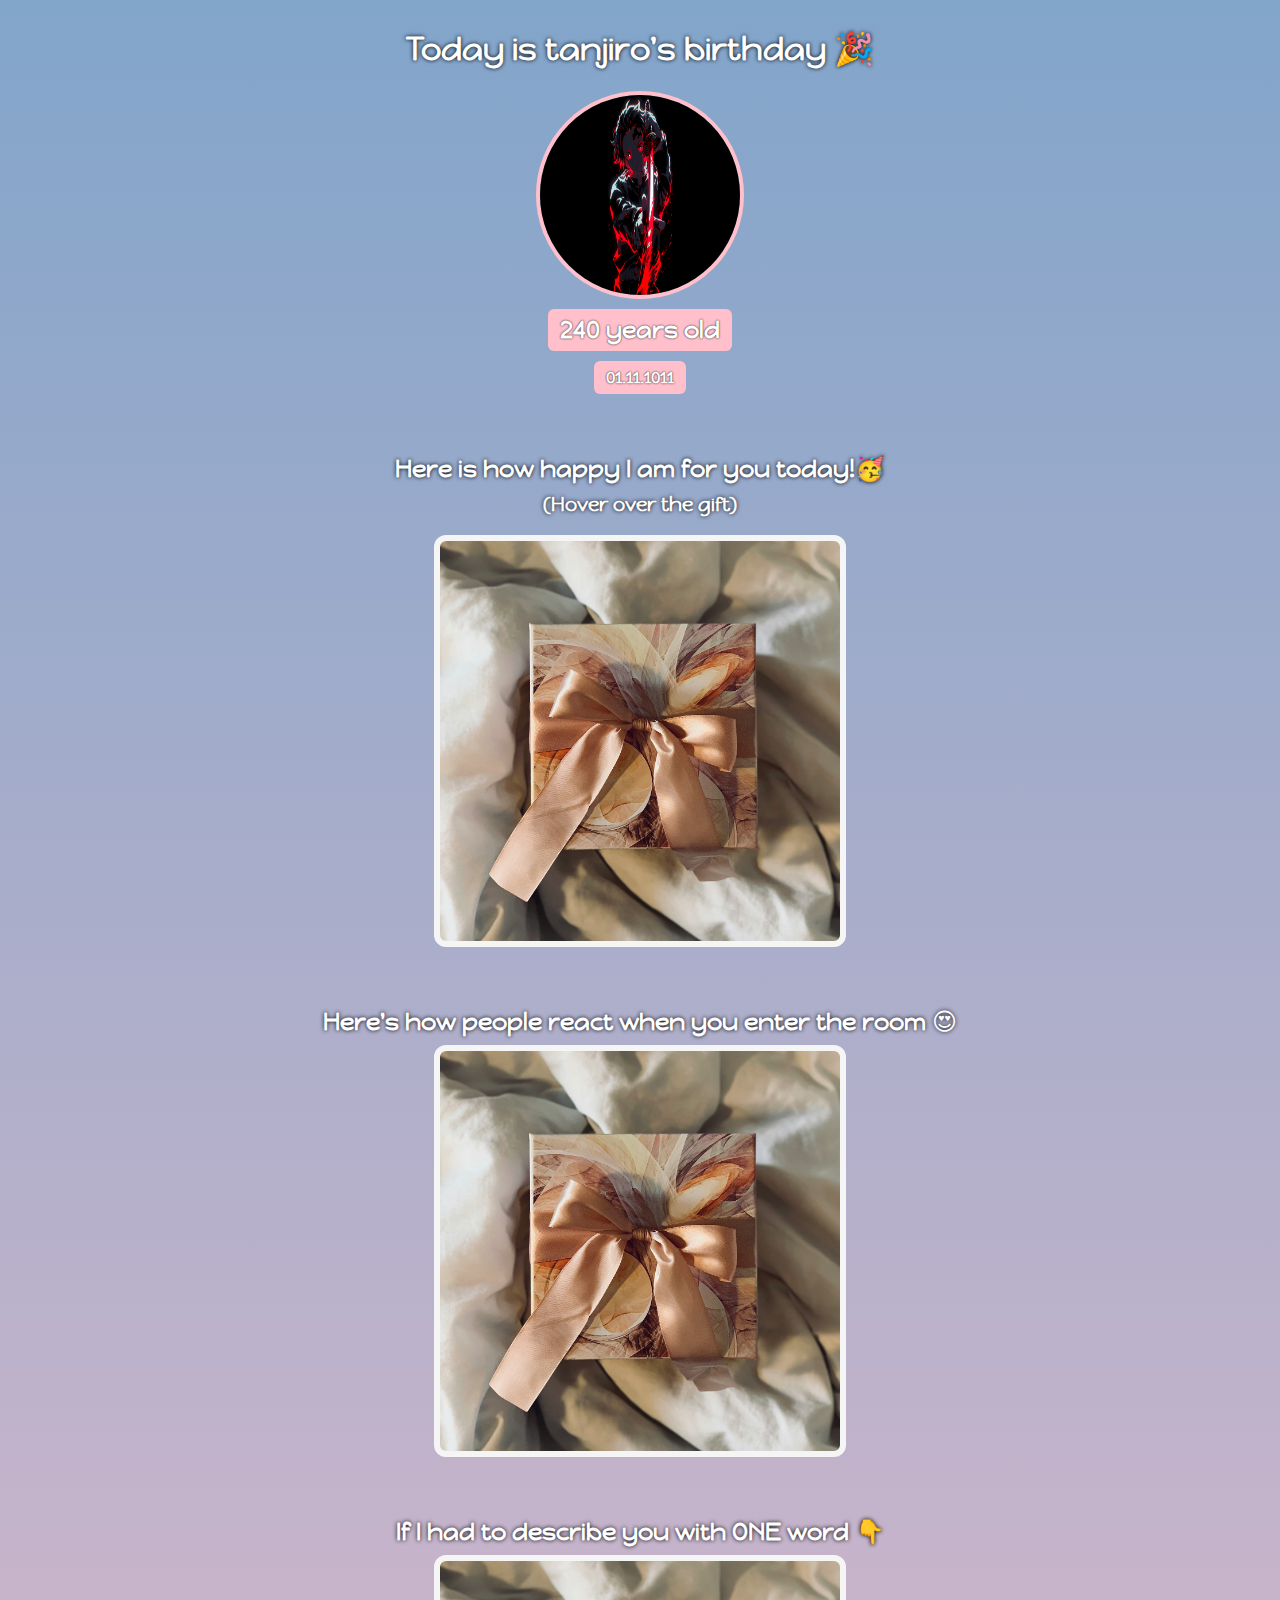
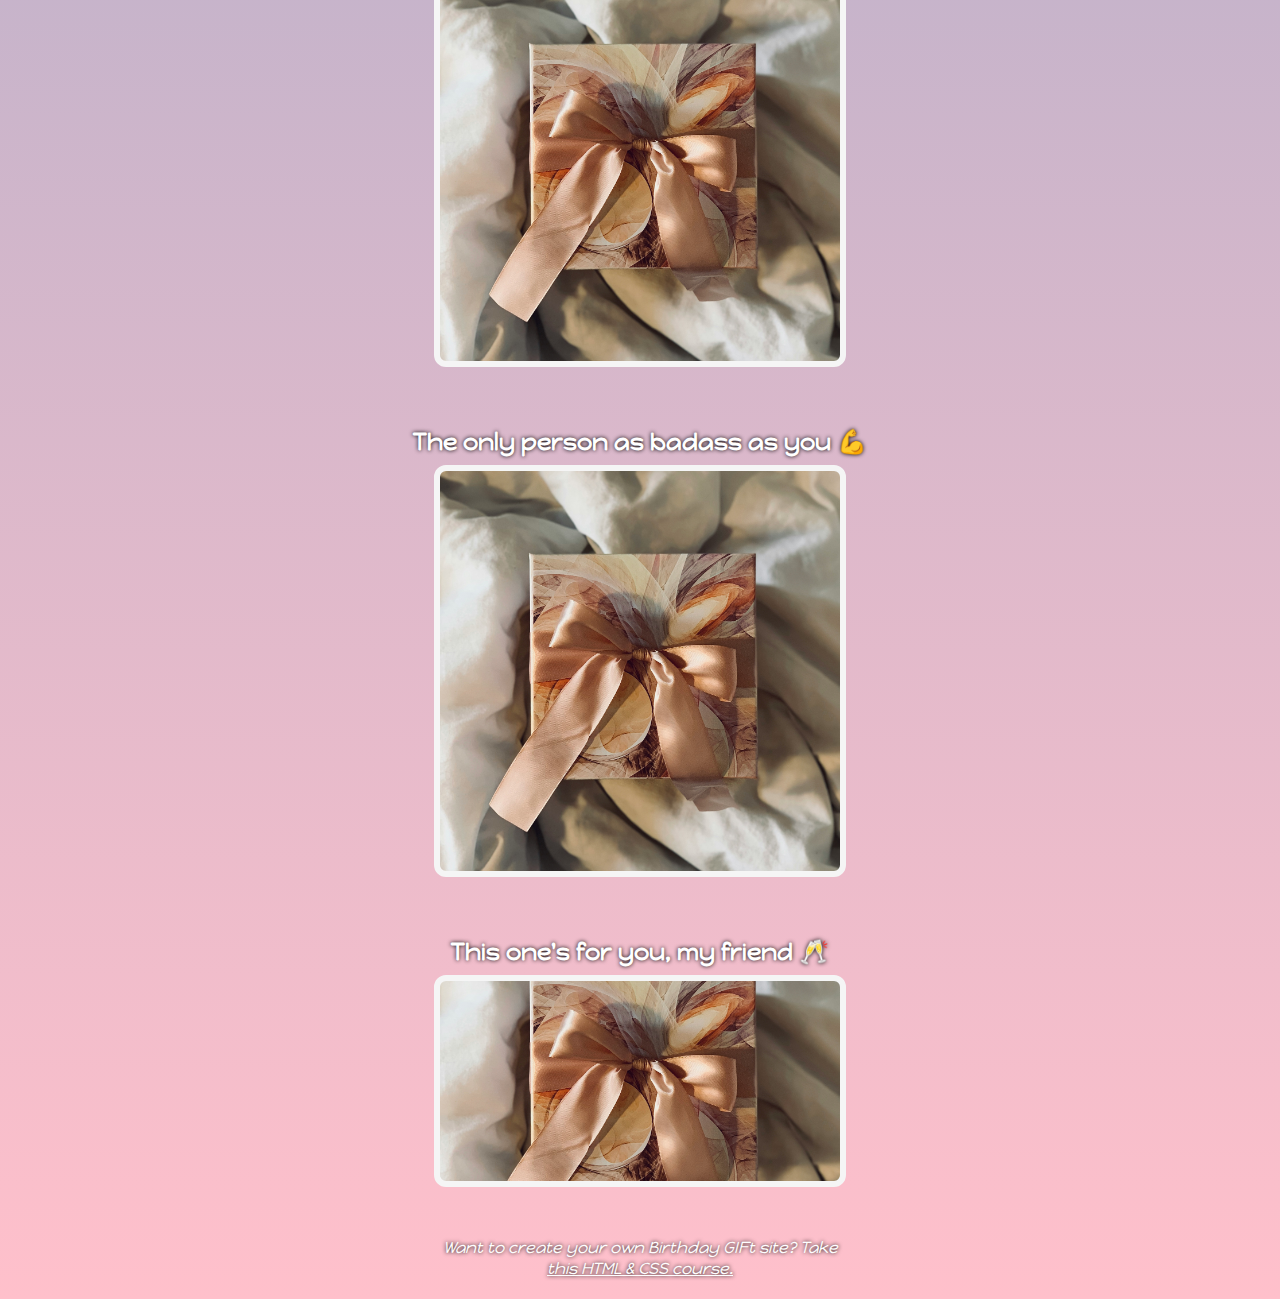
<file: index.html>
<!DOCTYPE html>
<html lang="en">
<head>
    <meta charset="UTF-8">
    <meta name="viewport" content="width=device-width, initial-scale=1.0">
    <title>Birthday_card</title>
    <link rel="stylesheet" href="style.css">
    <link rel="preconnect" href="https://fonts.googleapis.com">
    <link rel="preconnect" href="https://fonts.gstatic.com" crossorigin>
    <link href="https://fonts.googleapis.com/css2?family=Happy+Monkey&family=MedievalSharp&display=swap" rel="stylesheet">
</head>
<body>

<div id="header">
    <h1>Today is tanjiro's birthday 🎉</h1>
    <img id="avatar" src="images/tanjiro.png" alt ="Tanjiro Kamado"> 
    <h2 id="bday-age">240 years old</h2>
    <h4 id="bday-date">01.11.1011</h4>
</div>


<div class="gift-section">
    <h2 class="gift-title">
        Here is how happy I am for you today!🥳
    </h2>
    <h3 class="gift-hint">
        (Hover over the gift)
    </h3>
    <div class="gift-img" id="gift-img-happy"></div>
</div>


<div class="gift-section">
    <h2 class="gift-title">
        Here's how people react when you enter the room 😍
    </h2>
    <div class="gift-img" id="gift-img-hot"></div>
</div>

<div class="gift-section">
    <h2 class="gift-title">
        If I had to describe you with ONE word 👇
    </h2>
    <div class="gift-img" id="gift-img-genius"></div>
</div>

<div class="gift-section">
    <h2 class="gift-title">
        The only person as badass as you 💪
    </h2>
    <div class="gift-img" id="gift-img-badass"></div>
</div>

<div class="gift-section"> 
    <h2 class="gift-title">
        This one's for you, my friend 🥂
    </h2>
    <div class="gift-img" id="gift-img-cheers"></div>
</div>

<div id="footer">
    <p>Want to create your own Birthday GIFt site? Take <a href="https://scrimba.com/learn/htmlandcss" target="_blank">this HTML & CSS course.</a></p>
</div>


</body>
</html>
</file>
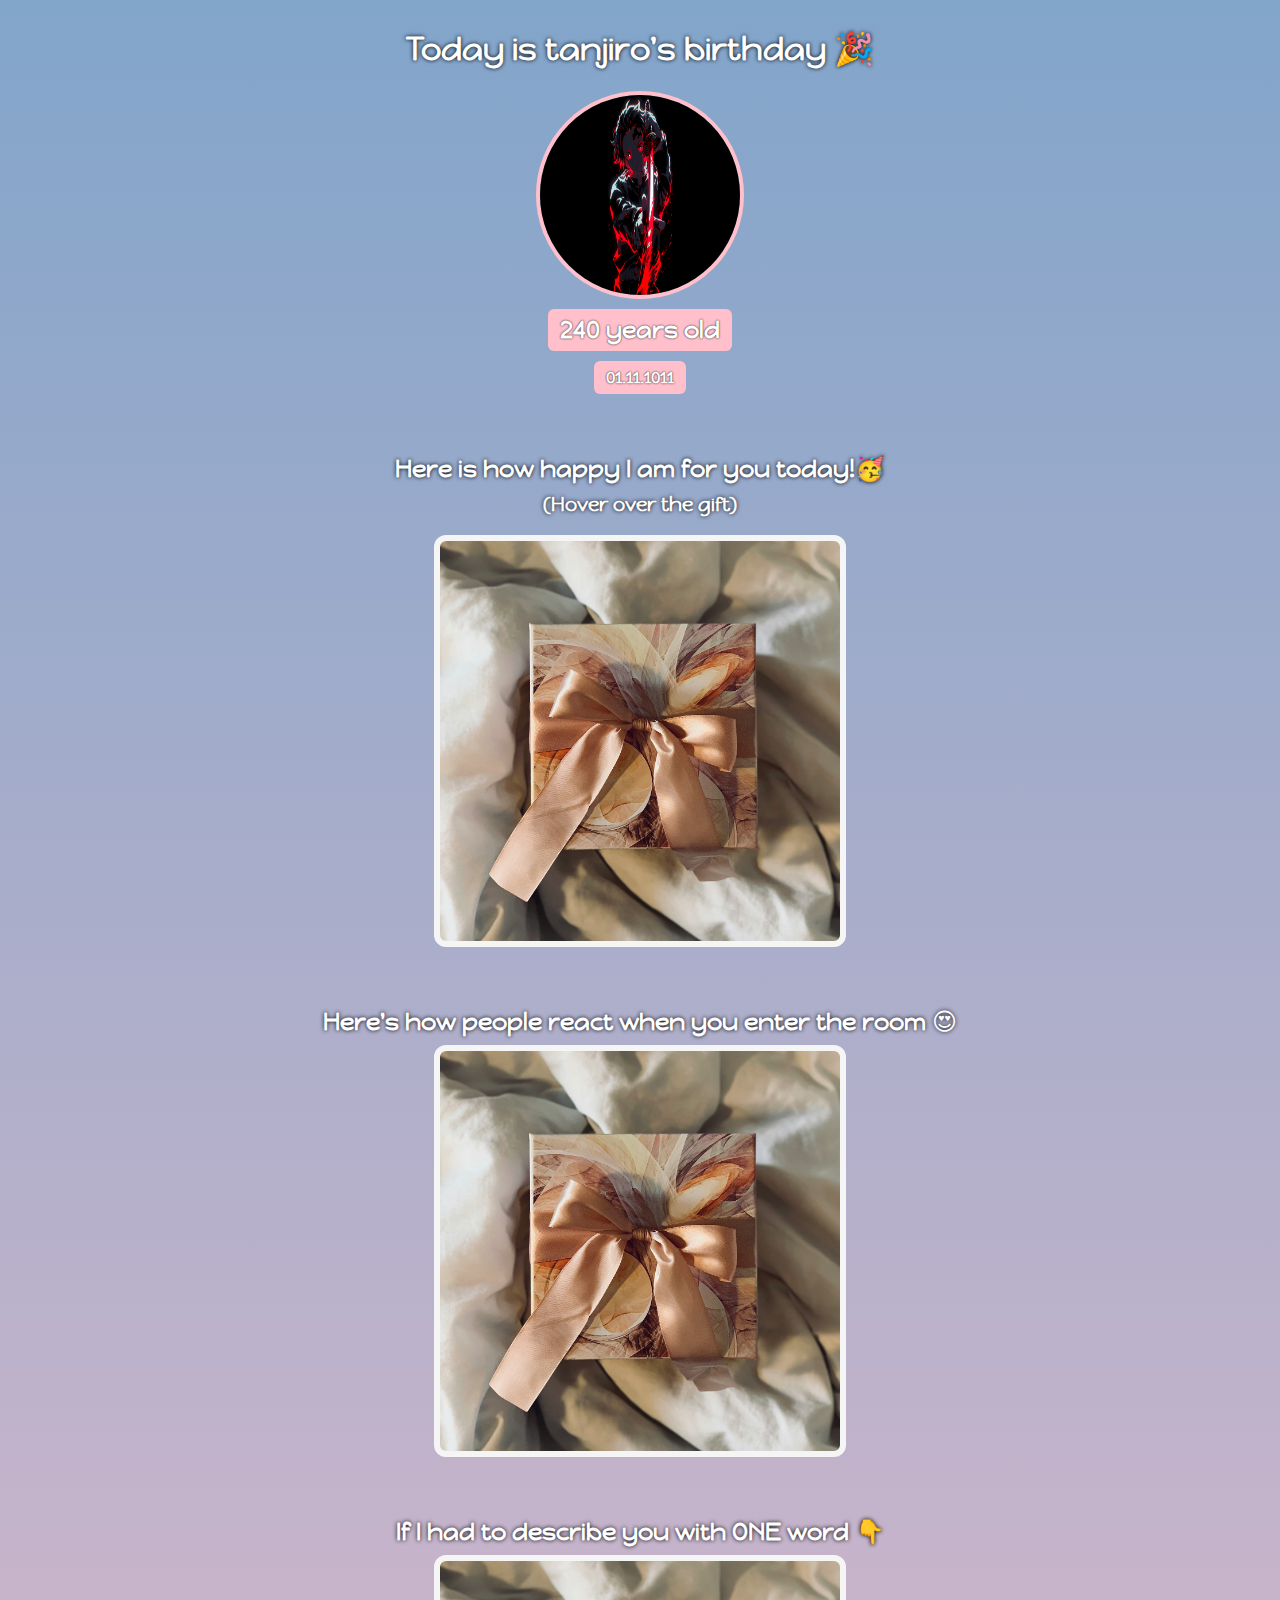
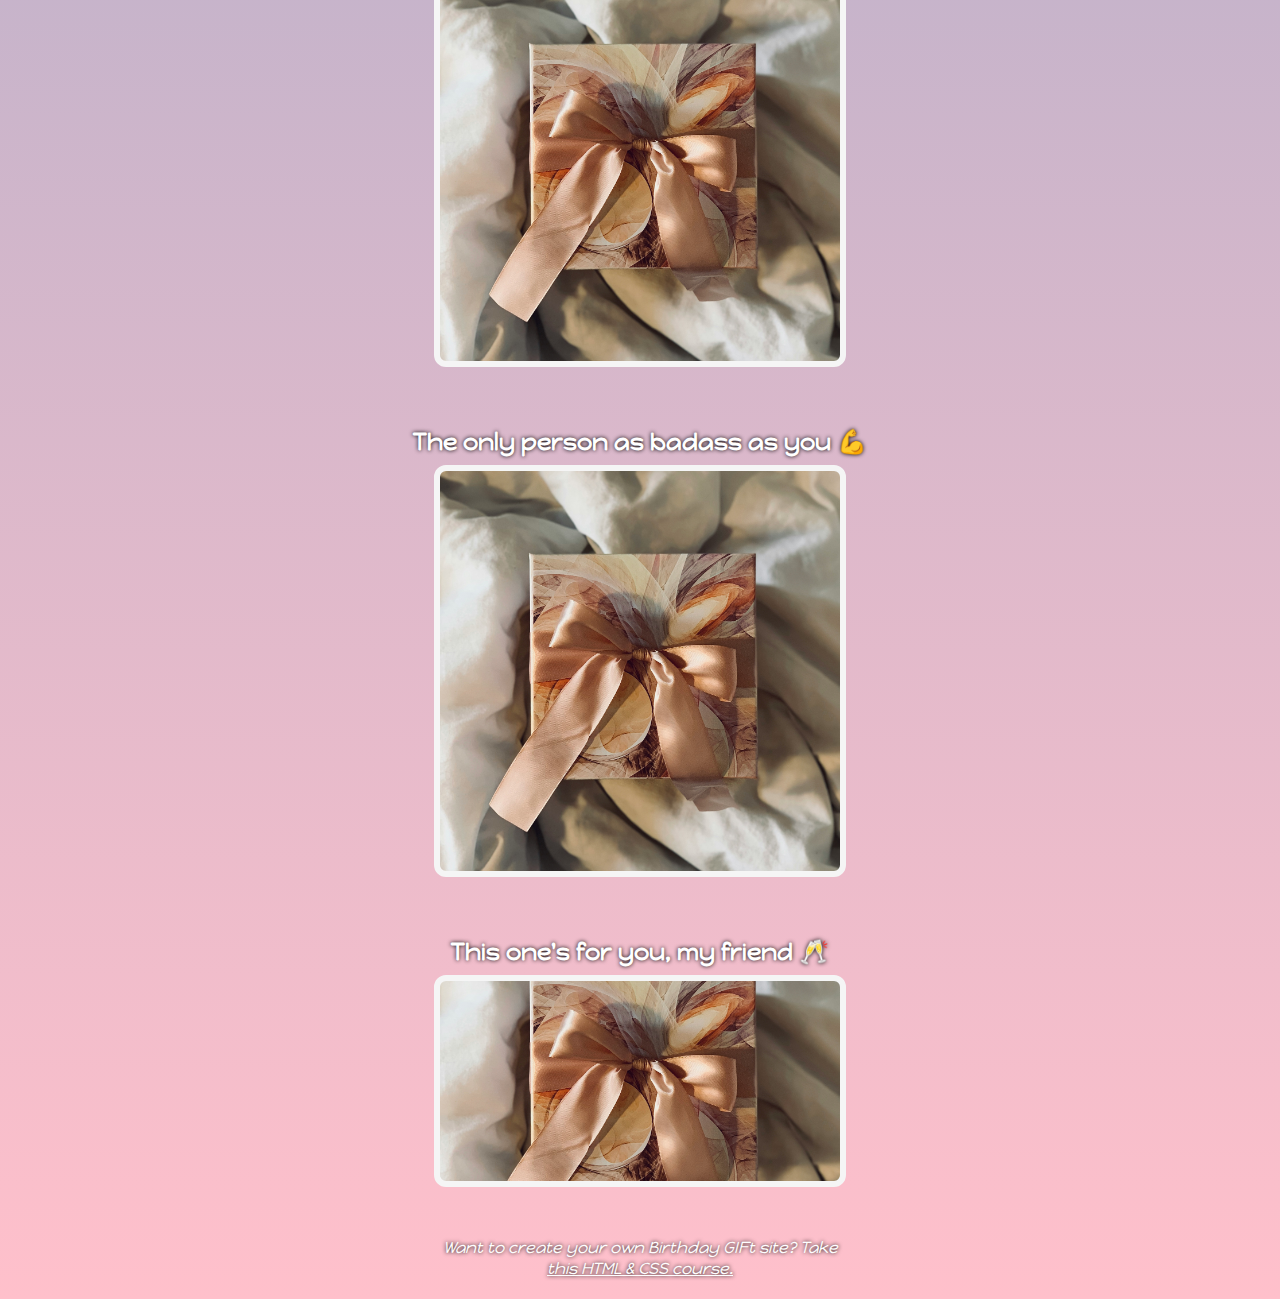
<file: birthday.html>
<!DOCTYPE html>
<html lang="en">
<head>
    <meta charset="UTF-8">
    <meta name="viewport" content="width=device-width, initial-scale=1.0">
    <title>Birthday_card</title>
    <link rel="stylesheet" href="birthday.css">
    <link rel="preconnect" href="https://fonts.googleapis.com">
    <link rel="preconnect" href="https://fonts.gstatic.com" crossorigin>
    <link href="https://fonts.googleapis.com/css2?family=Happy+Monkey&family=MedievalSharp&display=swap" rel="stylesheet">
</head>
<body>

<div id="header">
    <h1>Today is tanjiro's birthday 🎉</h1>
    <img id="avatar" src="images/tanjiro.png" alt ="Tanjiro Kamado"> 
    <h2 id="bday-age">240 years old</h2>
    <h4 id="bday-date">01.11.1011</h4>
</div>


<div class="gift-section">
    <h2 class="gift-title">
        Here is how happy I am for you today!🥳
    </h2>
    <h3 class="gift-hint">
        (Hover over the gift)
    </h3>
    <div class="gift-img" id="gift-img-happy"></div>
</div>


<div class="gift-section">
    <h2 class="gift-title">
        Here's how people react when you enter the room 😍
    </h2>
    <div class="gift-img" id="gift-img-hot"></div>
</div>

<div class="gift-section">
    <h2 class="gift-title">
        If I had to describe you with ONE word 👇
    </h2>
    <div class="gift-img" id="gift-img-genius"></div>
</div>

<div class="gift-section">
    <h2 class="gift-title">
        The only person as badass as you 💪
    </h2>
    <div class="gift-img" id="gift-img-badass"></div>
</div>

<div class="gift-section"> 
    <h2 class="gift-title">
        This one's for you, my friend 🥂
    </h2>
    <div class="gift-img" id="gift-img-cheers"></div>
</div>

<div id="footer">
    <p>Want to create your own Birthday GIFt site? Take <a href="https://scrimba.com/learn/htmlandcss" target="_blank">this HTML & CSS course.</a></p>
</div>


</body>
</html>
</file>
<file: style.css>
body {
    /* font-family: "MedievalSharp", cursive; */
    /* pink: #EFB0C9
    blue: #a2d2ff
    white: #ffffff */
    font-family: "Happy Monkey", system-ui;
    font-style: normal;
    text-align: center;
    color: #ffffff;
    background-color: #82a5ca;
    background: linear-gradient(#82a5ca, pink)
}

#avatar {
    width: 200px;
    height: 200px;
    border: none;
    border: 4px solid pink;
    border-radius: 50%;
}

h1, h2, h3, h4, p {
    text-shadow: 0px 0px 4px black;
}

a {
    color: #ffffff;
}

#bday-age {

    background: pink;
    padding: 6px 12px;
    text-shadow: 0px 0px 2px black;
    border: none;
    border-radius: 6px;
    margin: 10px 0 10px 0;
} 
#bday-date {
    background: pink;
    padding: 6px 12px;
    text-shadow: 0px 0px 2px black;
    border: none;
    border-radius: 6px;
    margin: 0;
}



#header {
    display: flex;
    flex-direction: column;
    align-items:center;

}

.gift-section {
    margin-top:60px
}

.gift-hint {
    margin-top: 0;
}

.gift-title {
    margin-bottom: 8px;
}

.gift-img {
    width: 400px;
    height: 400px;
    background-image: url("images/gift.jpg");
    background-size: cover;
    background-position: center;
    display: block;
    margin: 0 auto;
    border: 6px solid whitesmoke;
    border-radius: 12px;
}

#gift-img-happy:hover {
    background-image: url("images/happy.gif")
}

#gift-img-hot:hover {
    background-image: url("images/hot.gif");
}
#gift-img-genius:hover {
    background-image: url("images/genius.gif");

}

#gift-img-badass:hover {
    background-image: url("images/badass.gif");
}

#gift-img-mother:hover {
    background-image: url("images/mother.gif");
}

#gift-img-cheers {
    height: 200px;
}

#gift-img-cheers:hover {
    background-image: url("images/cheers.gif");
}

#footer {
    width: 400px;
    margin: 50px auto 20px ;
    font-style: italic;
}
</file>
<file: birthday.css>
body {
    /* font-family: "MedievalSharp", cursive; */
    /* pink: #EFB0C9
    blue: #a2d2ff
    white: #ffffff */
    font-family: "Happy Monkey", system-ui;
    font-style: normal;
    text-align: center;
    color: #ffffff;
    background-color: #82a5ca;
    background: linear-gradient(#82a5ca, pink)
}

#avatar {
    width: 200px;
    height: 200px;
    border: none;
    border: 4px solid pink;
    border-radius: 50%;
}

h1, h2, h3, h4, p {
    text-shadow: 0px 0px 4px black;
}

a {
    color: #ffffff;
}

#bday-age {

    background: pink;
    padding: 6px 12px;
    text-shadow: 0px 0px 2px black;
    border: none;
    border-radius: 6px;
    margin: 10px 0 10px 0;
} 
#bday-date {
    background: pink;
    padding: 6px 12px;
    text-shadow: 0px 0px 2px black;
    border: none;
    border-radius: 6px;
    margin: 0;
}



#header {
    display: flex;
    flex-direction: column;
    align-items:center;

}

.gift-section {
    margin-top:60px
}

.gift-hint {
    margin-top: 0;
}

.gift-title {
    margin-bottom: 8px;
}

.gift-img {
    width: 400px;
    height: 400px;
    background-image: url("images/gift.jpg");
    background-size: cover;
    background-position: center;
    display: block;
    margin: 0 auto;
    border: 6px solid whitesmoke;
    border-radius: 12px;
}

#gift-img-happy:hover {
    background-image: url("images/happy.gif")
}

#gift-img-hot:hover {
    background-image: url("images/hot.gif");
}
#gift-img-genius:hover {
    background-image: url("images/genius.gif");

}

#gift-img-badass:hover {
    background-image: url("images/badass.gif");
}

#gift-img-mother:hover {
    background-image: url("images/mother.gif");
}

#gift-img-cheers {
    height: 200px;
}

#gift-img-cheers:hover {
    background-image: url("images/cheers.gif");
}

#footer {
    width: 400px;
    margin: 50px auto 20px ;
    font-style: italic;
}
</file>
